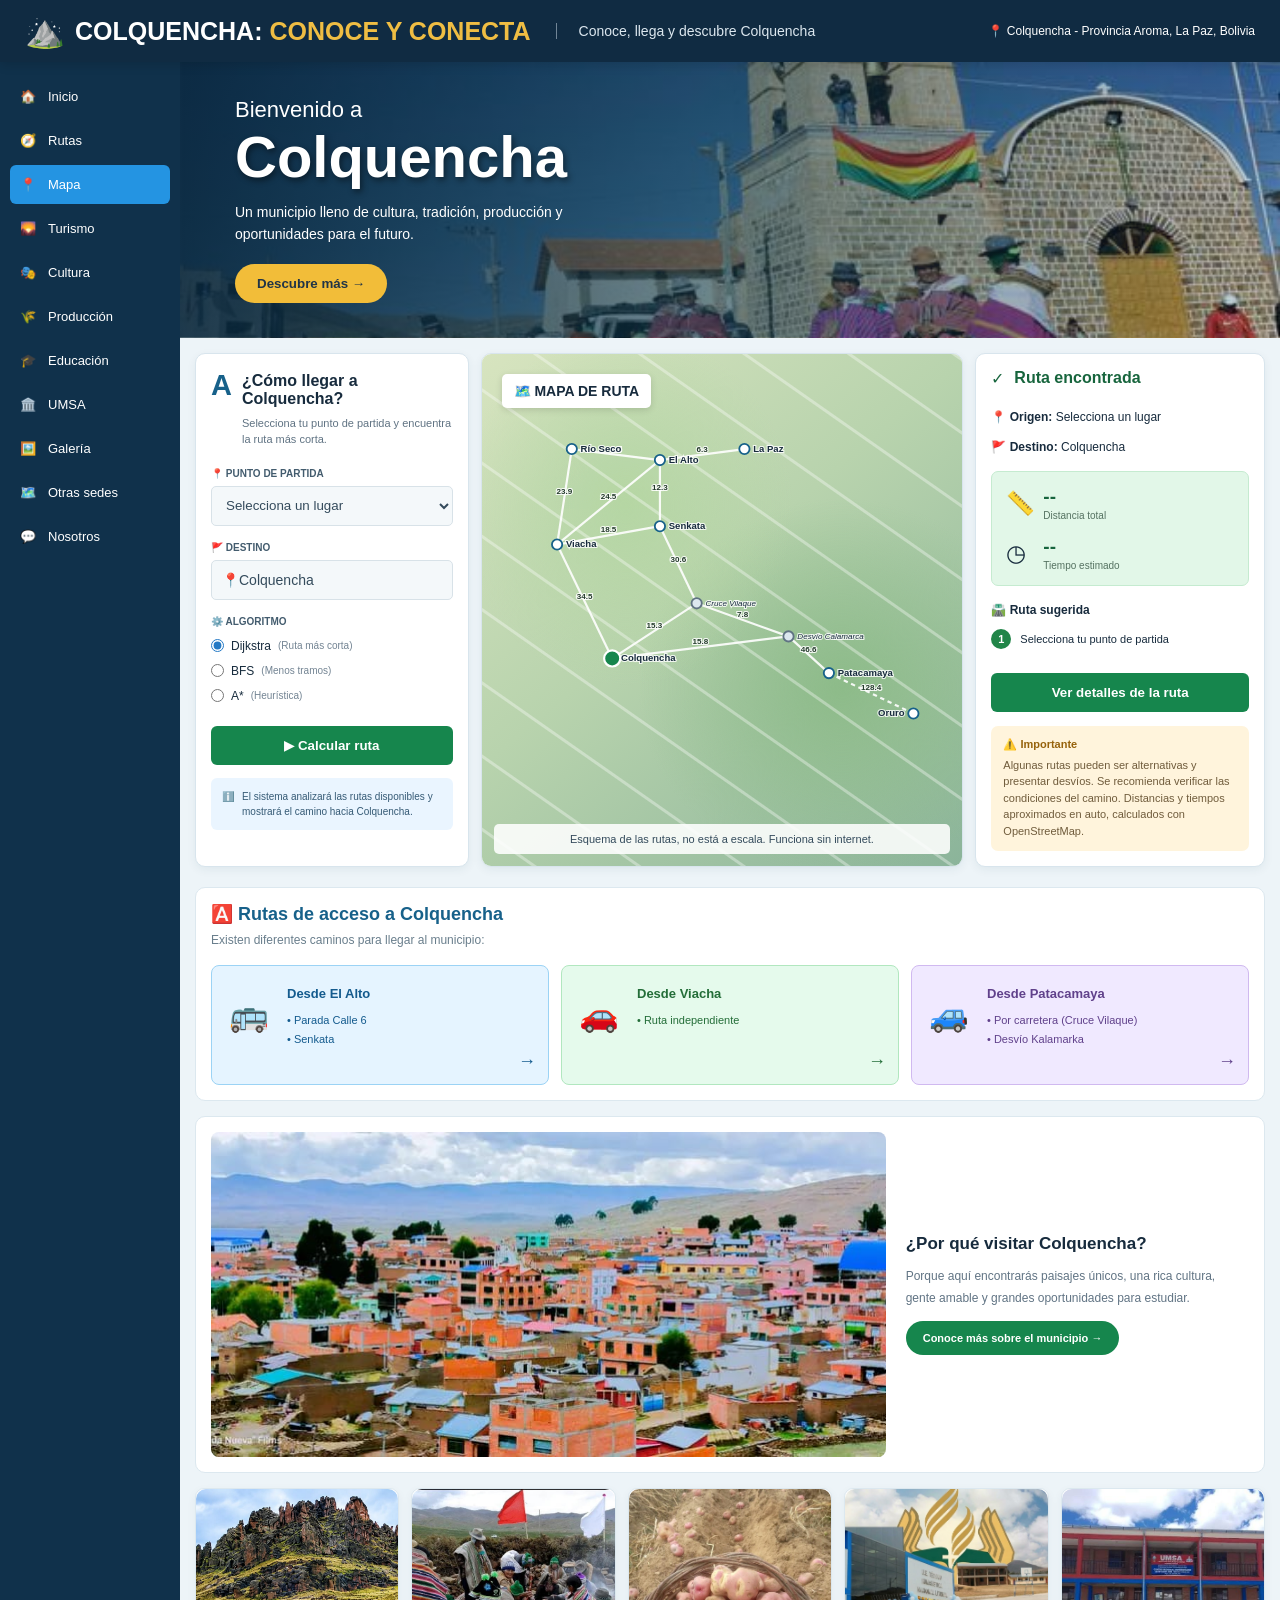
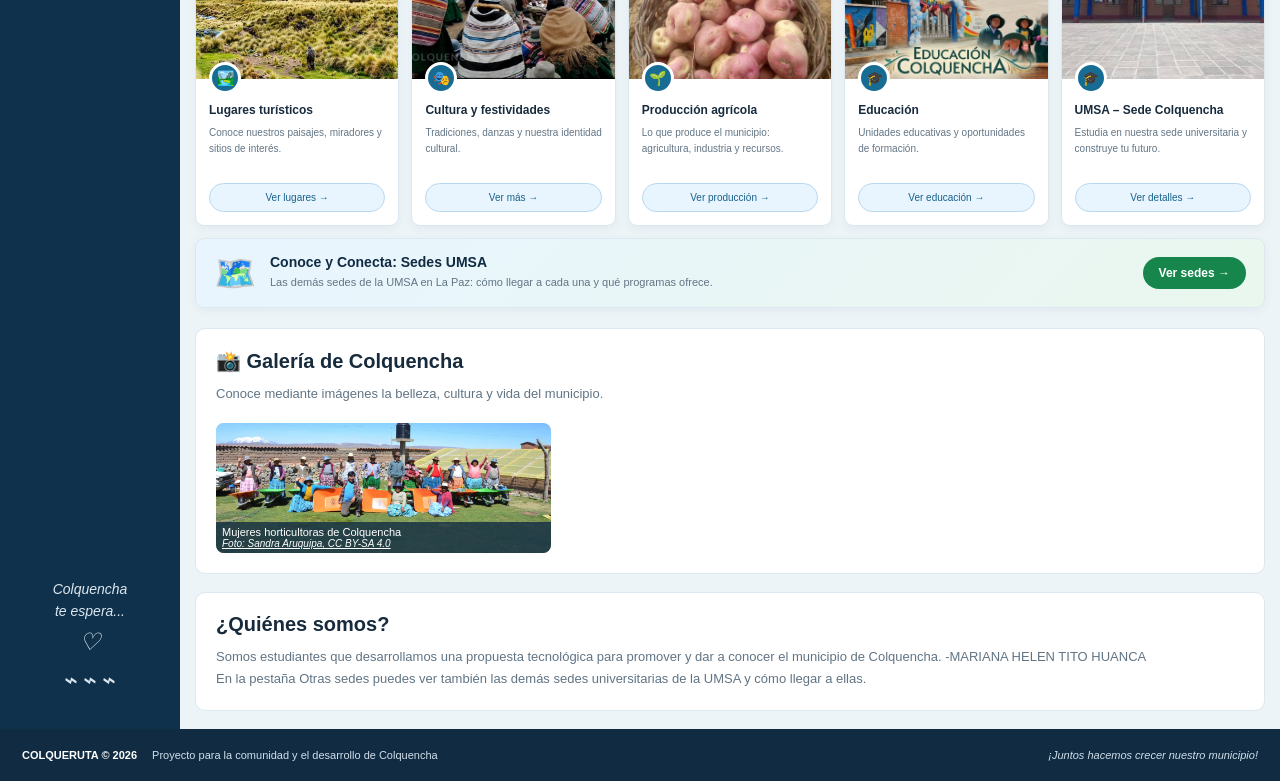
<file: index.html>
<!DOCTYPE html>
<html lang="es">
<head>
    <meta charset="UTF-8">
    <meta name="viewport" content="width=device-width, initial-scale=1.0">

    <title>Colquencha - Conoce y Conecta</title>

    <link rel="stylesheet" href="estilo.css">
</head>

<body>

    <!-- BARRA SUPERIOR -->
    <header class="topbar">

        <a class="logo" href="index.html">
            <span class="logo-icon">⛰️</span>
            <span>COLQUENCHA: <span>CONOCE Y CONECTA</span></span>
        </a>

        <div class="slogan">
            Conoce, llega y descubre Colquencha
        </div>

        <div class="top-icons">
            <span>📍 <span class="nombre-sede">Colquencha</span> - <span id="ubicacion">La Paz</span>, Bolivia</span>
        </div>

    </header>


    <!-- BARRA DE SEDES: solo en las páginas de las otras sedes (pestaña "Otras sedes").
         La llena script.js con SEDES de sedes.js -->
    <nav class="sedes-barra" id="sedesBarra" aria-label="Otras sedes de la UMSA" hidden></nav>


    <!-- CONTENEDOR PRINCIPAL -->
    <div class="layout">


        <!-- MENÚ LATERAL -->
        <aside class="sidebar">

            <nav>

                <!-- Solo en las páginas de las otras sedes -->
                <a href="otras-sedes.html" class="volver" id="volverSedes" hidden>
                    ← <span>Volver a otras sedes</span>
                </a>

                <a href="#inicio" class="menu-activo">
                    🏠 <span>Inicio</span>
                </a>

                <a href="#rutas">
                    🧭 <span>Rutas</span>
                </a>

                <a href="#mapa">
                    📍 <span>Mapa</span>
                </a>

                <a href="#turismo">
                    🌄 <span>Turismo</span>
                </a>

                <a href="#cultura">
                    🎭 <span>Cultura</span>
                </a>

                <a href="#produccion">
                    🌾 <span>Producción</span>
                </a>

                <a href="#educacion">
                    🎓 <span>Educación</span>
                </a>

                <a href="#umsa">
                    🏛️ <span>UMSA</span>
                </a>

                <a href="#galeria">
                    🖼️ <span>Galería</span>
                </a>

                <a href="otras-sedes.html" class="pestana-sedes">
                    🗺️ <span>Otras sedes</span>
                </a>

                <a href="#nosotros" id="enlaceNosotros">
                    💬 <span>Nosotros</span>
                </a>

            </nav>


            <div class="sidebar-frase">
                <p><span class="nombre-sede">Colquencha</span><br>
                te espera...</p>

                <div>♡</div>
                <div class="montana">⌁⌁⌁</div>
            </div>

        </aside>


        <!-- CONTENIDO -->
        <main class="contenido">


            <!-- SEDE SIN DATOS TODAVÍA: se muestra en lugar de todo lo demás -->
            <section id="proximamente" class="proximamente" hidden>
                <h1 class="nombre-sede"></h1>
                <p id="proximamenteTexto"></p>
                <div id="proximamenteProgramas"></div>
                <p>
                    Esta sede todavía no tiene sus rutas. Mientras tanto, conoce
                    <a href="index.html">Colquencha</a> o las otras sedes de la UMSA.
                </p>
                <a class="boton" href="otras-sedes.html">← Ver otras sedes</a>
            </section>


            <div id="contenidoSede">


            <!-- HERO -->
            <section id="inicio" class="hero">

                <div class="hero-text">

                    <p>Bienvenido a</p>

                    <h1 class="nombre-sede">Colquencha</h1>

                    <span id="lema"></span>

                    <small class="hero-prototipo" id="sedeUmsa"></small>

                    <button>
                        Descubre más →
                    </button>

                </div>

            </section>


            <!-- SECCIÓN DE RUTAS -->
            <section id="rutas" class="rutas-section">

                <div class="ruta-panel">

                    <div class="titulo-seccion">
                        <strong>A</strong>

                        <div>
                            <h2>¿Cómo llegar a <span class="nombre-sede">Colquencha</span>?</h2>

                            <p>
                                Selecciona tu punto de partida y encuentra
                                la ruta más corta.
                            </p>
                        </div>
                    </div>


                    <!-- PUNTO DE PARTIDA -->
                    <label>📍 PUNTO DE PARTIDA</label>

                    <select id="origen">

                        <option value="">
                            Selecciona un lugar
                        </option>

                        <!-- Las demás opciones las agrega script.js desde datos.js -->

                    </select>


                    <!-- DESTINO -->
                    <label>🚩 DESTINO</label>

                    <div class="destino">
                        📍 <span class="nombre-sede">Colquencha</span>
                    </div>


                    <!-- ALGORITMO -->
                    <label>⚙️ ALGORITMO</label>

                    <div class="algoritmos">

                        <label>
                            <input
                                type="radio"
                                name="algoritmo"
                                value="dijkstra"
                                checked
                            >
                            Dijkstra
                            <small>(Ruta más corta)</small>
                        </label>

                        <label>
                            <input
                                type="radio"
                                name="algoritmo"
                                value="bfs"
                            >
                            BFS
                            <small>(Menos tramos)</small>
                        </label>

                        <label>
                            <input
                                type="radio"
                                name="algoritmo"
                                value="aestrella"
                            >
                            A*
                            <small>(Heurística)</small>
                        </label>

                    </div>


                    <!-- BOTÓN -->
                    <button class="boton calcular">
                        ▶ Calcular ruta
                    </button>


                    <div class="info-ruta">
                        ℹ️
                        <span>
                            El sistema analizará las rutas disponibles
                            y mostrará el camino hacia <span class="nombre-sede">Colquencha</span>.
                        </span>
                    </div>

                </div>


                <!-- MAPA -->
                <div class="mapa-container" id="mapa">

                    <div class="mapa-placeholder">

                        <div class="mapa-titulo">
                            🗺️ MAPA DE RUTA
                        </div>

                        <!-- Lo dibuja script.js con las posiciones de datos.js -->
                        <svg id="mapaRuta" viewBox="0 0 600 420" role="img"
                             aria-label="Mapa simplificado de las rutas hacia la sede"></svg>

                        <div class="mapa-mensaje">
                            Esquema de las rutas, no está a escala. Funciona sin internet.
                        </div>

                    </div>

                </div>


                <!-- RESULTADO -->
                <div class="resultado-panel">

                    <div class="resultado-titulo">
                        ✓ <strong>Ruta encontrada</strong>
                    </div>

                    <div id="resultadoRuta">

                        <p id="textoOrigen">
                            📍 <b>Origen:</b>
                            Selecciona un lugar
                        </p>

                        <p>
                            🚩 <b>Destino:</b>
                            <span class="nombre-sede">Colquencha</span>
                        </p>

                        <div class="estadisticas">

                            <div>
                                <span>📏</span>
                                <b id="distancia">--</b>
                                <small>Distancia total</small>
                            </div>

                            <div>
                                <span>◷</span>
                                <b id="tiempo">--</b>
                                <small>Tiempo estimado</small>
                            </div>

                        </div>


                        <h4>🛣️ Ruta sugerida</h4>

                        <ol id="rutaPasos">

                            <li>
                                Selecciona tu punto de partida
                            </li>

                        </ol>

                        <p id="notaAlgoritmo" class="nota-algoritmo"></p>

                    </div>


                    <button class="boton detalles">
                        Ver detalles de la ruta
                    </button>

                    <div id="detalleRuta" class="detalle-ruta" hidden></div>


                    <div class="importante">

                        ⚠️ <b>Importante</b>

                        <p>
                            Algunas rutas pueden ser alternativas
                            y presentar desvíos. Se recomienda
                            verificar las condiciones del camino.
                            Distancias y tiempos aproximados en auto,
                            calculados con OpenStreetMap.
                        </p>

                    </div>

                </div>

            </section>


            <!-- RUTAS DE ACCESO -->
            <section class="accesos">

                <div class="titulo-general">

                    <h2>🅰️ Rutas de acceso a <span class="nombre-sede">Colquencha</span></h2>

                    <p>
                        Existen diferentes caminos para llegar
                        al municipio:
                    </p>

                </div>


                <!-- Las tarjetas las arma script.js con "accesos" de los datos de la sede -->
                <div class="acceso-grid" id="accesos"></div>

            </section>


            <!-- POR QUÉ VISITAR -->
            <section class="visitar">

                <div class="visitar-imagen">
                    <img src="img/colquencha/porquevisitarcolquencha.jpeg" alt="Paisaje del municipio" id="imagenVisitar">
                </div>

                <div class="visitar-texto">

                    <h2>¿Por qué visitar <span class="nombre-sede">Colquencha</span>?</h2>

                    <p>
                        Porque aquí encontrarás paisajes únicos,
                        una rica cultura, gente amable y grandes
                        oportunidades para estudiar.
                    </p>

                    <button>
                        Conoce más sobre el municipio →
                    </button>

                </div>

            </section>


            <!-- TARJETAS -->
            <section class="categorias">


                <!-- TURISMO -->
                <article id="turismo" class="categoria-card">

                    <div class="categoria-imagen turismo-img">
                        <img src="img/colquencha/ciudaddepiedra1.jpeg" alt="Lugar turístico del municipio" id="imagenTurismo">
                    </div>

                    <div class="categoria-contenido">

                        <div class="icono-categoria">
                            🏞️
                        </div>

                        <h3>Lugares turísticos</h3>

                        <p>
                            Conoce nuestros paisajes,
                            miradores y sitios de interés.
                        </p>

                        <button onclick="window.location.href='lugaresturisticos.html'">
                            Ver lugares →
                        </button>

                    </div>

                </article>


                <!-- CULTURA -->
                <article id="cultura" class="categoria-card">

                    <div class="categoria-imagen cultura-img">
                        <img src="img/colquencha/cultur2.jpeg" alt="festividades de Colquencha" id="imagenCultura">
                    </div>

                    <div class="categoria-contenido">

                        <div class="icono-categoria">
                            🎭
                        </div>

                        <h3>Cultura y festividades</h3>

                        <p>
                            Tradiciones, danzas y nuestra
                            identidad cultural.
                        </p>

                        <button  onclick="window.location.href='cultura.html'">
                            Ver más →
                        </button>

                    </div>

                </article>


                <!-- PRODUCCIÓN -->
                <article id="produccion" class="categoria-card">

                    <div class="categoria-imagen produccion-img">
                         <img src="img/colquencha/papaagri1.jpeg" alt="festividades de Colquencha" id="imagenCultura">
                    </div>

                    <div class="categoria-contenido">

                        <div class="icono-categoria">
                            🌱
                        </div>

                        <h3>Producción agrícola</h3>

                        <p>
                            Lo que produce el municipio:
                            agricultura, industria y recursos.
                        </p>

                        <button onclick="window.location.href='produccion.html'">
                            Ver producción →
                        </button>

                    </div>

                </article>


                <!-- EDUCACIÓN -->
                <article id="educacion" class="categoria-card">

                    <div class="categoria-imagen educacion-img">
                        <img src="img/colquencha/educacol.jpeg" alt="festividades de Colquencha" id="imagenCultura">
                    </div>

                    <div class="categoria-contenido">

                        <div class="icono-categoria">
                            🎓
                        </div>

                        <h3>Educación</h3>

                        <p>
                            Unidades educativas y
                            oportunidades de formación.
                        </p>

                        <button onclick="window.location.href='educacion.html'">
                            Ver educación →
                        </button>

                    </div>

                </article>


                <!-- UMSA -->
                <article id="umsa" class="categoria-card">

                    <div class="categoria-imagen umsa-img">
                        <img src="img/colquencha/umsa1.jpeg" alt="festividades de Colquencha" id="imagenCultura">
                    </div>

                    <div class="categoria-contenido">

                        <div class="icono-categoria">
                            🎓
                        </div>

                        <h3>UMSA – Sede <span class="nombre-sede">Colquencha</span></h3>

                        <p>
                            Estudia en nuestra sede
                            universitaria y construye tu futuro.
                        </p>

                        <button onclick="window.location.href='UMSACO.html'">
                            Ver detalles →
                        </button>

                    </div>

                </article>


                <!-- ENLACE A LAS OTRAS SEDES (pedido del grupo): una tarjeta ancha, debajo de las demás -->
                <article class="categoria-card enlace-sedes">

                    <a href="otras-sedes.html">

                        <span class="enlace-sedes-icono">🗺️</span>

                        <div class="enlace-sedes-texto">
                            <h3>Conoce y Conecta: Sedes UMSA</h3>
                            <p>
                                Las demás sedes de la UMSA en La Paz: cómo llegar
                                a cada una y qué programas ofrece.
                            </p>
                        </div>

                        <span class="enlace-sedes-boton">Ver sedes →</span>

                    </a>

                </article>


            </section>


            <!-- GALERÍA -->
            <section id="galeria" class="galeria">

                <h2>📸 Galería de <span class="nombre-sede">Colquencha</span></h2>

                <p>
                    Conoce mediante imágenes la belleza,
                    cultura y vida del municipio.
                </p>

                <!-- Las fotos las arma script.js con "galeria" de los datos de la sede -->
                <div class="galeria-box" id="galeriaFotos"></div>

            </section>


            <!-- NOSOTROS (solo en la página de Colquencha) -->
            <section id="nosotros" class="nosotros">

                <h2>¿Quiénes somos?</h2>

                <p>
                    Somos estudiantes que desarrollamos
                    una propuesta tecnológica para promover
                    y dar a conocer el municipio de Colquencha.
                    -MARIANA HELEN TITO HUANCA
                </p>

                <p>
                    En la pestaña <a href="otras-sedes.html">Otras sedes</a> puedes
                    ver también las demás sedes universitarias de la UMSA y cómo llegar a ellas.
                </p>

            </section>


            </div>


        </main>

    </div>


    <!-- PIE DE PÁGINA -->
    <footer>

        <strong>COLQUERUTA © 2026</strong>

        <span>
            Proyecto para la comunidad y el desarrollo de Colquencha
        </span>

        <i>
            ¡Juntos hacemos crecer nuestro municipio!
        </i>

    </footer>


    <!-- Primero la lista de sedes, después los datos de cada sede: Colquencha y las de la pestaña "Otras sedes" -->
    <script src="sedes.js"></script>
    <script src="sedes/colquencha.js"></script>
    <script src="sedes/san-buenaventura.js"></script>
    <script src="sedes/sapecho.js"></script>
    <script src="sedes/ixiamas.js"></script>
    <script src="sedes/apolo.js"></script>
    <script src="sedes/patacamaya.js"></script>
    <script src="sedes/quime.js"></script>
    <script src="sedes/inquisivi.js"></script>
    <script src="sedes/sica-sica.js"></script>
    <script src="sedes/chulumani.js"></script>
    <script src="sedes/caranavi.js"></script>
    <script src="sedes/coripata.js"></script>
    <script src="sedes/cajuata.js"></script>
    <script src="sedes/achacachi.js"></script>
    <script src="sedes/pillapi.js"></script>
    <script src="sedes/viacha.js"></script>
    <script src="sedes/puerto-acosta.js"></script>
    <script src="algoritmos.js"></script>
    <script src="script.js"></script>

</body>
</html>
</file>
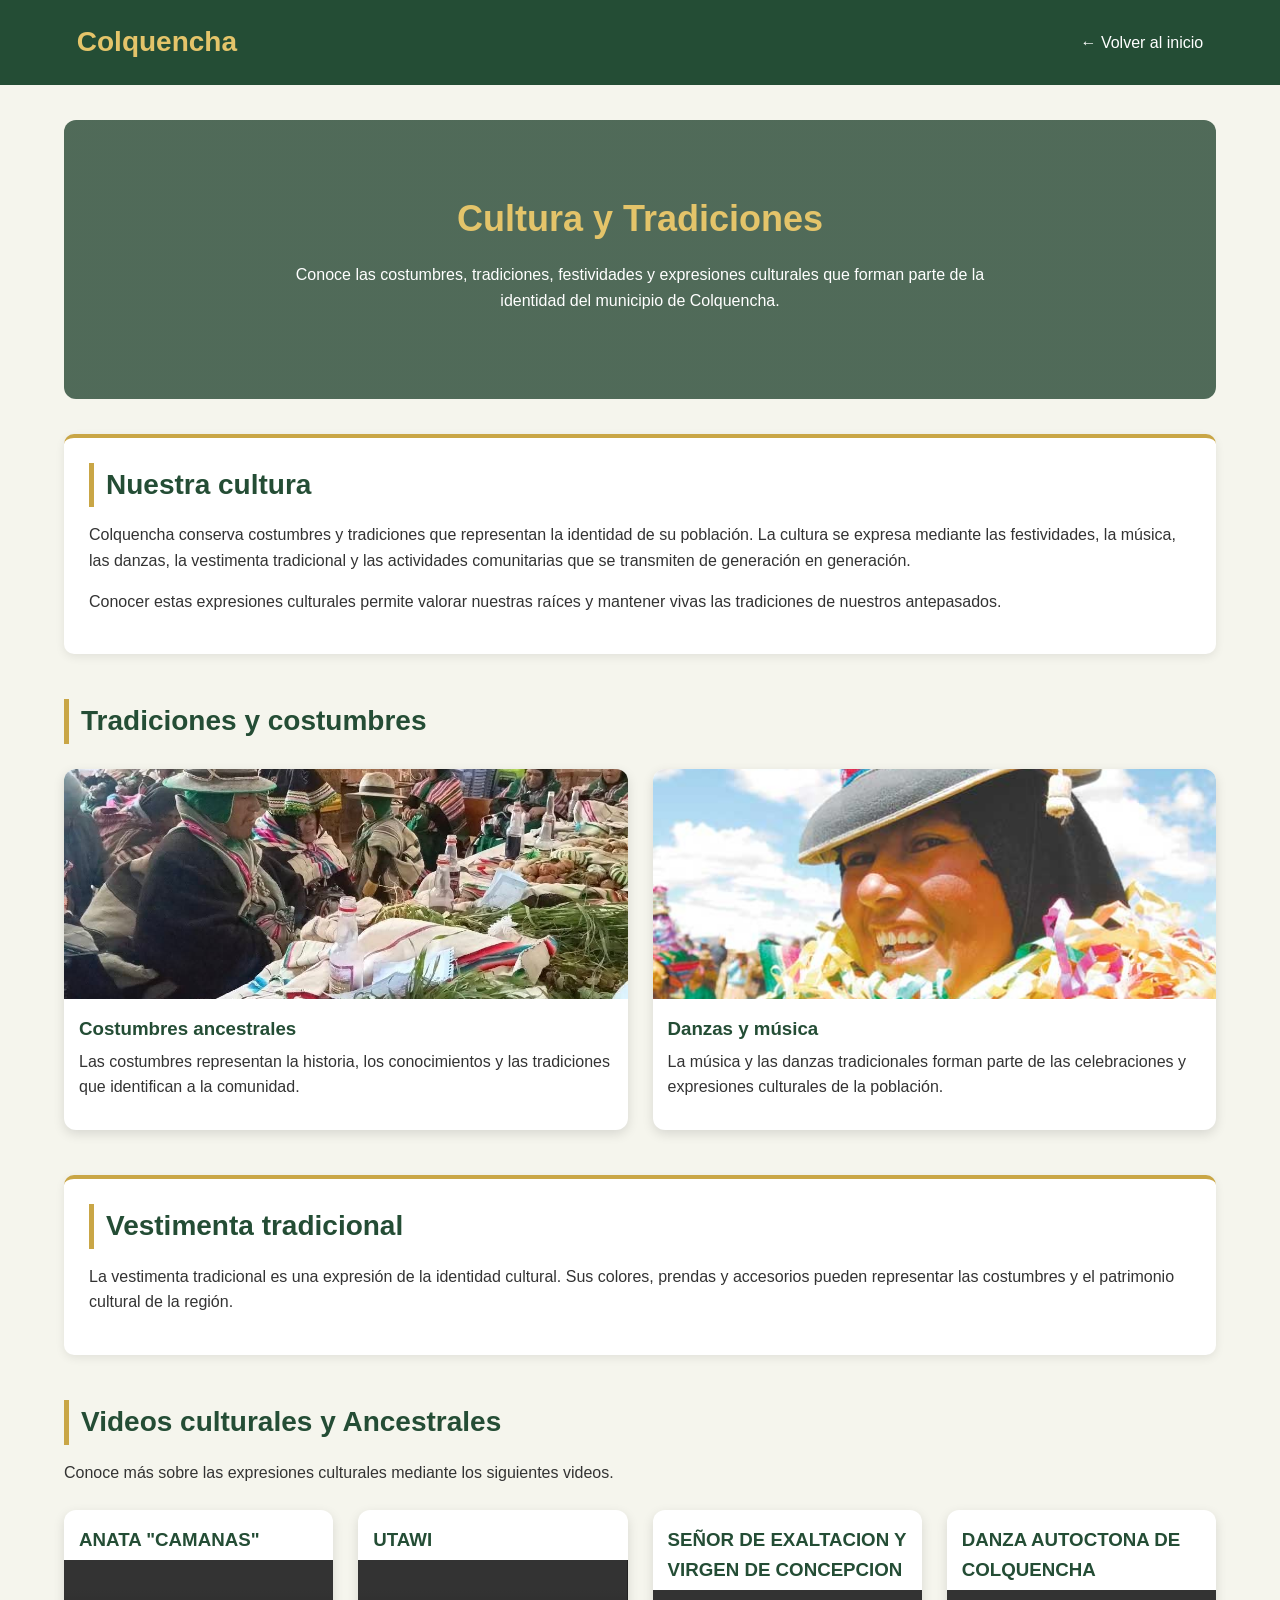
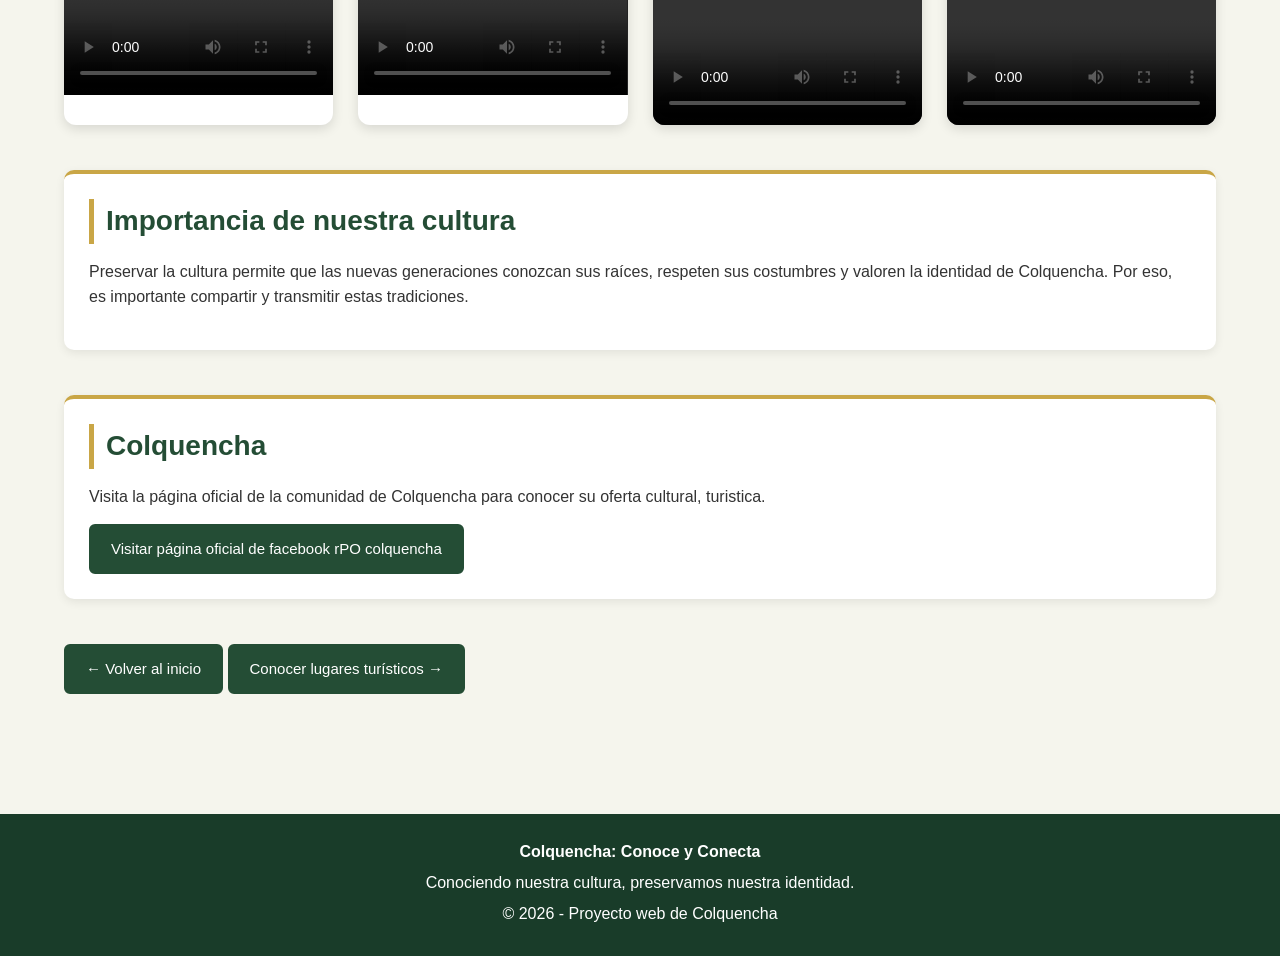
<file: cultura.html>
<!DOCTYPE html>
<html lang="es">
<head>
    <meta charset="UTF-8">
    <meta name="viewport" content="width=device-width, initial-scale=1.0">

    <title>Cultura de Colquencha | Conoce y Conecta</title>

    <link rel="stylesheet" href="secciones.css">
</head>

<body>

    <!-- ENCABEZADO -->
    <header>
        <h1>Colquencha</h1>

        <nav>
            <a href="index.html">← Volver al inicio</a>
        </nav>
    </header>

    <main>

        <!-- PORTADA -->
        <section class="hero">
            <h2>Cultura y Tradiciones</h2>

            <p>
                Conoce las costumbres, tradiciones, festividades y
                expresiones culturales que forman parte de la identidad
                del municipio de Colquencha.
            </p>
        </section>

        <!-- INTRODUCCIÓN -->
        <section class="info">
            <h2>Nuestra cultura</h2>

            <p>
                Colquencha conserva costumbres y tradiciones que
                representan la identidad de su población. La cultura
                se expresa mediante las festividades, la música, las
                danzas, la vestimenta tradicional y las actividades
                comunitarias que se transmiten de generación en generación.
            </p>

            <p>
                Conocer estas expresiones culturales permite valorar
                nuestras raíces y mantener vivas las tradiciones de
                nuestros antepasados.
            </p>
        </section>

        <!-- TRADICIONES -->
        <section>
            <h2>Tradiciones y costumbres</h2>

            <div class="galeria">

                <article class="tarjeta">
                    <img src="img/colquencha/costumbresancestrales.jpeg"
                         alt="Tradiciones culturales de Colquencha">

                    <h3>Costumbres ancestrales</h3>

                    <p>
                        Las costumbres representan la historia,
                        los conocimientos y las tradiciones
                        que identifican a la comunidad.
                    </p>
                </article>

                <article class="tarjeta">
                    <img src="img/colquencha/danzaymusica.jpeg"
                         alt="Danzas y expresiones culturales">

                    <h3>Danzas y música</h3>

                    <p>
                        La música y las danzas tradicionales
                        forman parte de las celebraciones y
                        expresiones culturales de la población.
                    </p>
                </article>

                

            </div>
        </section>

        <!-- VESTIMENTA -->
        <section class="info">
            <h2>Vestimenta tradicional</h2>

            <p>
                La vestimenta tradicional es una expresión de la
                identidad cultural. Sus colores, prendas y accesorios
                pueden representar las costumbres y el patrimonio
                cultural de la región.
            </p>
        </section>

       

            </div>
        </section>

        <!-- VIDEOS -->
        <section>
            <h2>Videos culturales y Ancestrales</h2>

            <p>
                Conoce más sobre las expresiones culturales
                mediante los siguientes videos.
            </p>

            <div class="videos">

                <article class="video-card">
                    <h3>ANATA "CAMANAS"</h3>

                    <video controls>
                        <source src="videos/colquencha/col3.mp4"
                                type="video/mp4">

                        Tu navegador no puede reproducir este video.
                    </video>
                </article>
                <article class="video-card">
                    <h3>UTAWI</h3>

                    <video controls>
                        <source src="videos/colquencha/col2.mp4"
                                type="video/mp4">

                        Tu navegador no puede reproducir este video.
                    </video>
                </article>
                <article class="video-card">
                    <h3>SEÑOR DE EXALTACION Y VIRGEN DE CONCEPCION</h3>

                    <video controls>
                        <source src="videos/colquencha/14deseptiembre.mp4"
                                type="video/mp4">

                        Tu navegador no puede reproducir este video.
                    </video>
                </article>

                <article class="video-card">
                    <h3>DANZA AUTOCTONA DE COLQUENCHA</h3>

                    <video controls>
                        <source src="videos/colquencha/danzaautoctona.mp4"
                                type="video/mp4">

                        Tu navegador no puede reproducir este video.
                    </video>
                </article>

            </div>
        </section>

        <!-- IMPORTANCIA -->
        <section class="info">
            <h2>Importancia de nuestra cultura</h2>

            <p>
                Preservar la cultura permite que las nuevas generaciones
                conozcan sus raíces, respeten sus costumbres y valoren
                la identidad de Colquencha. Por eso, es importante
                compartir y transmitir estas tradiciones.
            </p>
        </section>
         <section class="info">
        <h2>Colquencha</h2>

        <p>
            Visita la página oficial de la comunidad de Colquencha
            para conocer su oferta cultural, turistica.
        </p>

        <a href="https://www.facebook.com/share/1C3pCoPqX8/"
           target="_blank"
           rel="noopener noreferrer"
           class="btn">
            Visitar página oficial de facebook rPO colquencha
        </a>
       
    </section>


        <!-- BOTONES -->
        <section>
            <a href="index.html" class="btn">
                ← Volver al inicio
            </a>

            <a href="turismo.html" class="btn">
                Conocer lugares turísticos →
            </a>
        </section>

    </main>

    <!-- PIE DE PÁGINA -->
    <footer>
        <p><strong>Colquencha: Conoce y Conecta</strong></p>

        <p>
            Conociendo nuestra cultura, preservamos nuestra identidad.
        </p>

        <p>© 2026 - Proyecto web de Colquencha</p>
    </footer>

</body>
</html>
</file>
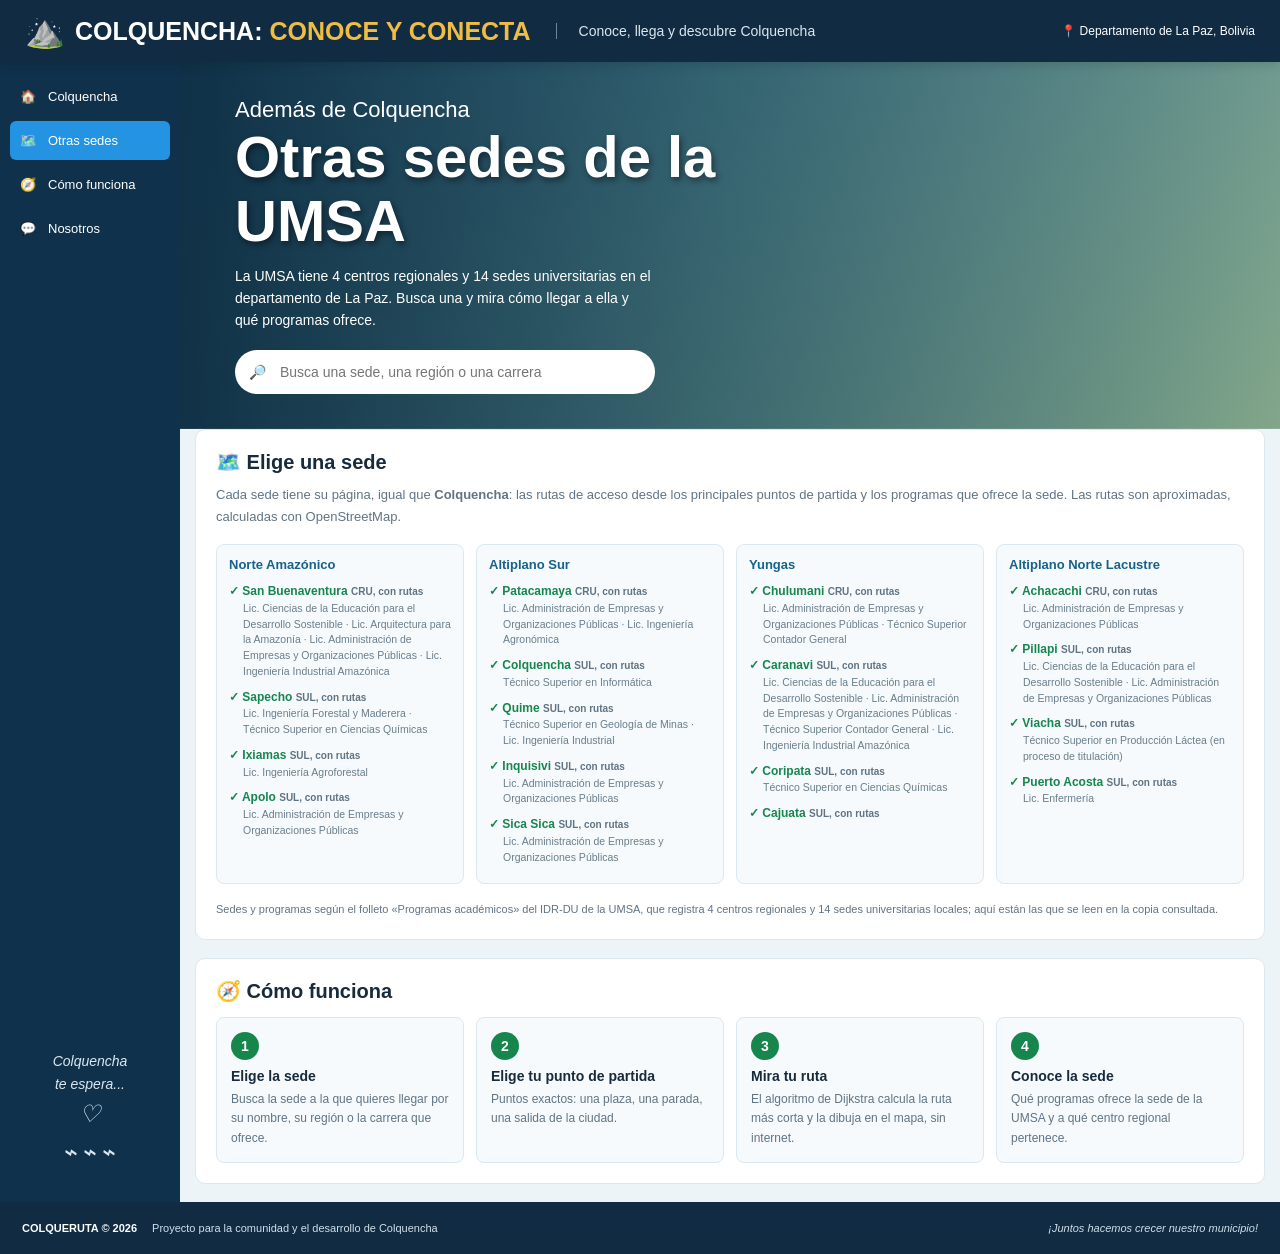
<file: otras-sedes.html>
<!DOCTYPE html>
<html lang="es">
<head>
    <meta charset="UTF-8">
    <meta name="viewport" content="width=device-width, initial-scale=1.0">

    <title>Otras sedes - Colquencha: Conoce y Conecta</title>

    <link rel="stylesheet" href="estilo.css">
</head>

<body class="inicio">

    <!-- BARRA SUPERIOR -->
    <header class="topbar">

        <a class="logo" href="index.html">
            <span class="logo-icon">⛰️</span>
            <span>COLQUENCHA: <span>CONOCE Y CONECTA</span></span>
        </a>

        <div class="slogan">
            Conoce, llega y descubre Colquencha
        </div>

        <div class="top-icons">
            <span>📍 Departamento de La Paz, Bolivia</span>
        </div>

    </header>


    <!-- CONTENEDOR PRINCIPAL -->
    <div class="layout">


        <!-- MENÚ LATERAL -->
        <aside class="sidebar">

            <nav>

                <a href="index.html">
                    🏠 <span>Colquencha</span>
                </a>

                <a href="#inicio" class="menu-activo">
                    🗺️ <span>Otras sedes</span>
                </a>

                <a href="#como">
                    🧭 <span>Cómo funciona</span>
                </a>

                <a href="index.html#nosotros">
                    💬 <span>Nosotros</span>
                </a>

            </nav>


            <div class="sidebar-frase">
                <p>Colquencha<br>
                te espera...</p>

                <div>♡</div>
                <div class="montana">⌁⌁⌁</div>
            </div>

        </aside>


        <!-- CONTENIDO -->
        <main class="contenido">


            <!-- HERO -->
            <section id="inicio" class="hero hero-inicio">

                <div class="hero-text">

                    <p>Además de Colquencha</p>

                    <h1>Otras sedes de la UMSA</h1>

                    <span>
                        La UMSA tiene 4 centros regionales y 14 sedes universitarias
                        en el departamento de La Paz. Busca una y mira cómo llegar
                        a ella y qué programas ofrece.
                    </span>

                    <label class="buscador" for="buscarSede">
                        🔎
                        <input id="buscarSede" type="search"
                               placeholder="Busca una sede, una región o una carrera">
                    </label>

                </div>

            </section>


            <!-- LAS SEDES: las tarjetas las arma inicio.js con SEDES de sedes.js -->
            <section id="sedes" class="sedes">

                <h2>🗺️ Elige una sede</h2>

                <p>
                    Cada sede tiene su página, igual que <a href="index.html"><b>Colquencha</b></a>:
                    las rutas de acceso desde los principales puntos de partida y los
                    programas que ofrece la sede. Las rutas son aproximadas, calculadas
                    con OpenStreetMap.
                </p>

                <p id="sinResultados" class="sin-resultados" hidden>
                    No hay ninguna sede con ese nombre.
                </p>

                <div id="sedesRegiones" class="sedes-regiones"></div>

                <p class="sedes-fuente">
                    Sedes y programas según el folleto «Programas académicos» del IDR-DU de la UMSA,
                    que registra 4 centros regionales y 14 sedes universitarias locales; aquí están
                    las que se leen en la copia consultada.
                </p>

            </section>


            <!-- CÓMO FUNCIONA -->
            <section id="como" class="como">

                <h2>🧭 Cómo funciona</h2>

                <div class="pasos-como">

                    <div>
                        <b>1</b>
                        <h3>Elige la sede</h3>
                        <p>Busca la sede a la que quieres llegar por su nombre, su región o la carrera que ofrece.</p>
                    </div>

                    <div>
                        <b>2</b>
                        <h3>Elige tu punto de partida</h3>
                        <p>Puntos exactos: una plaza, una parada, una salida de la ciudad.</p>
                    </div>

                    <div>
                        <b>3</b>
                        <h3>Mira tu ruta</h3>
                        <p>El algoritmo de Dijkstra calcula la ruta más corta y la dibuja en el mapa, sin internet.</p>
                    </div>

                    <div>
                        <b>4</b>
                        <h3>Conoce la sede</h3>
                        <p>Qué programas ofrece la sede de la UMSA y a qué centro regional pertenece.</p>
                    </div>

                </div>

            </section>


        </main>

    </div>


    <!-- PIE DE PÁGINA -->
    <footer>

        <strong>COLQUERUTA © 2026</strong>

        <span>
            Proyecto para la comunidad y el desarrollo de Colquencha
        </span>

        <i>
            ¡Juntos hacemos crecer nuestro municipio!
        </i>

    </footer>


    <script src="sedes.js"></script>
    <script src="otras-sedes.js"></script>

</body>
</html>
</file>
<file: estilo.css>
/* ==============================
   1. CONFIGURACIÓN GENERAL
============================== */

* {
    margin: 0;
    padding: 0;
    box-sizing: border-box;
}

html {
    scroll-behavior: smooth;
    scroll-padding-top: 80px;
}

body {
    font-family: Arial, Helvetica, sans-serif;
    background: #edf4f8;
    color: #172b3d;
    font-size: 14px;
}

button,
select {
    font-family: inherit;
}

button {
    cursor: pointer;
    transition: 0.3s;
}

button:hover {
    filter: brightness(1.08);
    transform: translateY(-2px);
}

a {
    text-decoration: none;
    color: inherit;
}

/* ==============================
   2. BARRA SUPERIOR
============================== */

.topbar {
    height: 62px;
    width: 100%;
    background: #102b42;
    color: white;
    display: flex;
    align-items: center;
    padding: 0 25px;
    gap: 25px;
    position: sticky;
    top: 0;
    z-index: 1000;
    box-shadow: 0 3px 10px #0002;
}

.logo {
    display: flex;
    align-items: center;
    gap: 10px;
    font-size: 25px;
    font-weight: bold;
    white-space: nowrap;
}

.logo-icon {
    font-size: 32px;
}

.logo > span:last-child > span {
    color: #efbd43;
}

.slogan {
    border-left: 1px solid #718596;
    padding-left: 22px;
    color: #dce7ef;
    font-size: 14px;
}

.top-icons {
    margin-left: auto;
    display: flex;
    align-items: center;
    gap: 18px;
    font-size: 12px;
    white-space: nowrap;
}

/* ==============================
   3. DISTRIBUCIÓN PRINCIPAL
============================== */

.layout {
    display: flex;
    min-height: 100vh;
    align-items: stretch;
}

/* ==============================
   4. MENÚ LATERAL
============================== */

.sidebar {
    width: 180px;
    flex-shrink: 0;
    background: #10314b;
    color: white;
    display: flex;
    flex-direction: column;
    justify-content: space-between;
    padding: 15px 10px;
}

.sidebar nav {
    display: flex;
    flex-direction: column;
    gap: 5px;
}

.sidebar nav a {
    display: flex;
    align-items: center;
    gap: 12px;
    padding: 12px 10px;
    border-radius: 6px;
    font-size: 13px;
    transition: 0.25s;
}

.sidebar nav a:hover,
.sidebar nav a.menu-activo {
    background: #2494e2;
    color: white;
}

.sidebar-frase {
    text-align: center;
    padding: 30px 0 15px;
    color: #dce7ef;
    font-style: italic;
    line-height: 1.6;
}

.sidebar-frase div {
    font-size: 24px;
}

.montana {
    letter-spacing: 5px;
}

/* ==============================
   5. CONTENIDO
============================== */

.contenido {
    flex: 1;
    min-width: 0;
    overflow: hidden;
}

/* ==============================
   6. BANNER PRINCIPAL
============================== */

.hero {
    min-height: 245px;
    display: flex;
    align-items: center;
    padding: 35px 5%;
    color: white;
    background:
        linear-gradient(90deg, #09273ce8, #103a4d99, #102b4230),
        linear-gradient(140deg, #4f8fb0, #9cc39a);
    background-size: cover;
    background-position: center;
}

.hero-text {
    max-width: 570px;
}

.hero-text > p {
    font-size: 22px;
    margin-bottom: 2px;
}

.hero h1 {
    font-size: clamp(38px, 5vw, 58px);
    line-height: 1.1;
    margin-bottom: 12px;
    text-shadow: 2px 3px 6px #0007;
}

.hero-text > span {
    display: block;
    max-width: 420px;
    line-height: 1.6;
    font-size: 14px;
}

.hero button {
    background: #f2bd39;
    color: #203447;
    border: none;
    border-radius: 25px;
    padding: 12px 22px;
    margin-top: 18px;
    font-weight: bold;
}

/* ==============================
   7. SECCIÓN DE RUTAS
============================== */

.rutas-section {
    display: grid;
    grid-template-columns: minmax(220px, 0.85fr)
                           minmax(250px, 1.5fr)
                           minmax(220px, 0.9fr);
    gap: 12px;
    padding: 15px;
    align-items: stretch;
}

.ruta-panel,
.resultado-panel,
.mapa-container {
    background: white;
    border: 1px solid #d8e5ed;
    border-radius: 10px;
    box-shadow: 0 3px 10px #173b5410;
    min-width: 0;
}

.ruta-panel {
    padding: 15px;
}

.titulo-seccion {
    display: flex;
    align-items: flex-start;
    gap: 10px;
    margin-bottom: 20px;
}

.titulo-seccion strong,
.titulo-general > h2:first-child {
    color: #17618a;
}

.titulo-seccion strong {
    font-size: 29px;
}

.titulo-seccion h2 {
    font-size: 16px;
    margin: 3px 0 7px;
}

.titulo-seccion p {
    color: #607383;
    font-size: 11px;
    line-height: 1.5;
}

.ruta-panel > label {
    display: block;
    font-size: 10px;
    font-weight: bold;
    margin: 16px 0 7px;
    color: #435c6e;
}

.ruta-panel select,
.destino {
    width: 100%;
    min-height: 40px;
    padding: 10px;
    background: #f4f8fa;
    border: 1px solid #d8e2e8;
    border-radius: 5px;
    color: #344b5c;
}

.destino {
    display: flex;
    align-items: center;
}

.algoritmos {
    display: flex;
    flex-direction: column;
    gap: 11px;
    padding: 5px 0;
}

.algoritmos label {
    display: flex;
    align-items: center;
    gap: 7px;
    font-size: 12px;
    cursor: pointer;
}

.algoritmos input {
    accent-color: #2479c4;
}

.algoritmos small {
    color: #738493;
    font-size: 10px;
}

.boton {
    width: 100%;
    padding: 12px;
    border: none;
    border-radius: 6px;
    font-weight: bold;
}

.calcular {
    background: #16864d;
    color: white;
    margin-top: 18px;
}

.info-ruta {
    margin-top: 13px;
    background: #eaf5ff;
    color: #355a75;
    border-radius: 6px;
    padding: 11px;
    display: flex;
    gap: 8px;
    font-size: 10px;
    line-height: 1.5;
}

/* ==============================
   8. MAPA PROVISIONAL
============================== */

.mapa-container {
    overflow: hidden;
    min-height: 400px;
}

.mapa-placeholder {
    height: 100%;
    min-height: 400px;
    position: relative;
    overflow: hidden;
    padding: 20px;
    background:
        radial-gradient(ellipse at 30% 30%, #b5d6a4, transparent 35%),
        radial-gradient(ellipse at 75% 65%, #8dbb89, transparent 40%),
        linear-gradient(140deg, #d7e4bf, #b8d3ad 45%, #8bb49a);
}

.mapa-placeholder::before {
    content: "";
    position: absolute;
    inset: 0;
    opacity: 0.35;
    background-image:
        repeating-linear-gradient(
            35deg,
            transparent 0 28px,
            #ffffff 29px 31px,
            transparent 32px 60px
        );
}

.mapa-titulo {
    position: relative;
    z-index: 2;
    display: inline-block;
    background: white;
    padding: 9px 12px;
    border-radius: 5px;
    font-weight: bold;
    box-shadow: 0 2px 7px #0002;
}

.ruta-linea {
    position: absolute;
    top: 42%;
    left: 15%;
    width: 70%;
    height: 30%;
    display: flex;
    align-items: center;
}

.linea {
    position: absolute;
    width: 100%;
    height: 7px;
    background: #1878ed;
    border: 2px solid white;
    border-radius: 10px;
    transform: rotate(25deg);
    box-shadow: 0 1px 4px #0004;
}

.punto {
    position: absolute;
    z-index: 2;
    font-size: 28px;
}

.punto1 {
    left: 0;
    top: -30px;
}

.punto2 {
    right: 0;
    bottom: -35px;
}

.mapa-lugares {
    position: absolute;
    inset: 25% 10%;
}

.mapa-lugares span {
    position: absolute;
    font-weight: bold;
    font-size: 11px;
    color: #243b2c;
    background: #ffffffc9;
    padding: 4px 6px;
    border-radius: 4px;
}

.mapa-lugares span:nth-child(1) {
    top: 0;
    left: 15%;
}

.mapa-lugares span:nth-child(2) {
    top: 23%;
    left: 2%;
}

.mapa-lugares span:nth-child(3) {
    top: 35%;
    left: 35%;
}

.mapa-lugares span:nth-child(4) {
    top: 55%;
    left: 45%;
}

.mapa-lugares span:nth-child(5) {
    bottom: 0;
    left: 10%;
}

.mapa-lugares span:nth-child(6) {
    bottom: 5%;
    right: 0;
}

.mapa-mensaje {
    position: absolute;
    bottom: 12px;
    left: 12px;
    right: 12px;
    padding: 9px;
    border-radius: 5px;
    background: #ffffffdf;
    color: #344b5c;
    text-align: center;
    font-size: 11px;
}

/* ==============================
   9. RESULTADO DE RUTA
============================== */

.resultado-panel {
    padding: 15px;
}

.resultado-titulo {
    display: flex;
    align-items: center;
    gap: 10px;
    color: #17653d;
    font-size: 16px;
    margin-bottom: 20px;
}

.resultado-titulo:first-letter {
    color: #16864d;
}

#resultadoRuta > p {
    font-size: 12px;
    margin: 12px 0;
    line-height: 1.5;
}

.estadisticas {
    background: #e2f7e8;
    border: 1px solid #c5ebd0;
    border-radius: 7px;
    padding: 14px;
    display: flex;
    flex-direction: column;
    gap: 15px;
    margin: 15px 0;
}

.estadisticas div {
    display: grid;
    grid-template-columns: 30px 1fr;
    align-items: center;
    gap: 2px 7px;
}

.estadisticas div > span {
    grid-row: span 2;
    font-size: 23px;
}

.estadisticas b {
    color: #17653d;
    font-size: 19px;
}

.estadisticas small {
    color: #557261;
    font-size: 10px;
}

.resultado-panel h4 {
    font-size: 12px;
    margin: 17px 0 10px;
}

#rutaPasos {
    list-style: none;
    counter-reset: paso;
    font-size: 11px;
}

#rutaPasos li {
    counter-increment: paso;
    display: flex;
    align-items: center;
    gap: 9px;
    margin: 12px 0;
}

#rutaPasos li::before {
    content: counter(paso);
    background: #218548;
    color: white;
    min-width: 20px;
    height: 20px;
    border-radius: 50%;
    display: grid;
    place-items: center;
    font-weight: bold;
}

.detalles {
    background: #16864d;
    color: white;
    margin-top: 12px;
}

.importante {
    margin-top: 14px;
    padding: 12px;
    border-radius: 7px;
    background: #fff4dc;
    color: #96620b;
    font-size: 11px;
}

.importante p {
    line-height: 1.5;
    margin-top: 6px;
    color: #705c3c;
}

/* ==============================
   10. TARJETAS DE ACCESO
============================== */

.accesos {
    margin: 5px 15px 15px;
    padding: 15px;
    background: white;
    border: 1px solid #dce8ef;
    border-radius: 10px;
}

.titulo-general h2 {
    font-size: 18px;
    margin-bottom: 8px;
}

.titulo-general p {
    font-size: 12px;
    color: #697e8c;
    margin-bottom: 18px;
}

.acceso-grid {
    display: grid;
    grid-template-columns: repeat(3, minmax(0, 1fr));
    gap: 12px;
}

.acceso-card {
    position: relative;
    padding: 20px 15px 20px 75px;
    border-radius: 8px;
    min-height: 120px;
    border: 1px solid;
}

.acceso-card h3 {
    font-size: 13px;
    margin-bottom: 10px;
}

.acceso-card p {
    font-size: 11px;
    line-height: 1.7;
}

.acceso-icon {
    position: absolute;
    left: 17px;
    top: 30px;
    font-size: 32px;
}

.acceso-card > span {
    position: absolute;
    right: 12px;
    bottom: 12px;
    font-size: 18px;
}

.azul {
    background: #e5f4ff;
    color: #145b8e;
    border-color: #9bd3f5;
}

.verde {
    background: #e5faec;
    color: #236d38;
    border-color: #b1e7bf;
}

.morado {
    background: #f0e9ff;
    color: #60418b;
    border-color: #d0b9f0;
}

/* ==============================
   11. POR QUÉ VISITAR
============================== */


/* 11. POR QUÉ VISITAR */

.visitar {
    margin: 0 15px 15px;
    padding: 15px;
    display: grid;
    grid-template-columns: 65% 35%;
    gap: 0;
    align-items: center;
    background: white;
    border: 1px solid #dce8ef;
    border-radius: 10px;
    box-sizing: border-box;
    overflow: hidden;
}

.visitar-imagen {
    width: 100%;
    height: 325px;
    min-width: 0;
    overflow: hidden;
    border-radius: 8px;
    box-sizing: border-box;
}

.visitar-imagen img {
    width: 100%;
    height: 100%;
    display: block;
    object-fit: cover;
    object-position: center;
}

.visitar-texto {
    width: 100%;
    min-width: 0;
    padding: 15px 20px;
    box-sizing: border-box;
    overflow-wrap: break-word;
}


.visitar-texto h2 {
    font-size: 17px;
    margin-bottom: 12px;
}

.visitar-texto p {
    color: #617484;
    font-size: 12px;
    line-height: 1.8;
}

.visitar-texto button {
    margin-top: 12px;
    border: none;
    border-radius: 20px;
    background: #16864d;
    color: white;
    padding: 11px 17px;
    font-size: 11px;
    font-weight: bold;
}

/* ==============================
   12. TARJETAS PRINCIPALES
============================== */

.categorias {
    display: grid;
    grid-template-columns: repeat(5, minmax(0, 1fr));
    gap: 12px;
    padding: 0 15px 20px;
}

.categoria-card {
    background: white;
    border: 1px solid #dce8ef;
    border-radius: 9px;
    overflow: hidden;
    box-shadow: 0 3px 10px #173b540d;
    min-width: 0;
}

.categoria-imagen {
    min-height: 100px;
    display: grid;
    place-items: center;
    font-size: 40px;
    background: linear-gradient(135deg, #b5d7c5, #dce9bd);
}

.turismo-img {
    background: linear-gradient(135deg, #7eb4d0, #d3e7c0);
}

.cultura-img {
    background: linear-gradient(135deg, #d8a7a4, #f0d6a2);
}

.produccion-img {
    background: linear-gradient(135deg, #9dc98a, #e7d58a);
}

.educacion-img {
    background: linear-gradient(135deg, #a4cbe8, #f0d5a4);
}

.umsa-img {
    background: linear-gradient(135deg, #8cb9d7, #dce7f0);
}

.categoria-contenido {
    padding: 13px;
    position: relative;
}

.icono-categoria {
    width: 32px;
    height: 32px;
    border-radius: 50%;
    background: #176c94;
    color: white;
    display: grid;
    place-items: center;
    margin-top: -30px;
    margin-bottom: 9px;
    border: 3px solid white;
}

.categoria-card h3 {
    font-size: 12px;
    margin-bottom: 8px;
}

.categoria-card p {
    font-size: 10px;
    line-height: 1.6;
    color: #627585;
    min-height: 48px;
}

.categoria-card button {
    display: block;
    width: 100%;
    margin-top: 10px;
    padding: 8px 5px;
    border-radius: 18px;
    border: 1px solid #b7d8ee;
    background: #e8f5ff;
    color: #17618a;
    font-size: 10px;
}

/* ==============================
   13. GALERÍA Y NOSOTROS
============================== */

.galeria,
.nosotros {
    margin: 0 15px 18px;
    padding: 20px;
    background: white;
    border: 1px solid #dce8ef;
    border-radius: 10px;
}

.galeria h2,
.nosotros h2 {
    font-size: 20px;
    margin-bottom: 10px;
}

.galeria > p,
.nosotros > p {
    font-size: 13px;
    line-height: 1.7;
    color: #617484;
}

.galeria-box {
    display: grid;
    grid-template-columns: repeat(4, minmax(0, 1fr));
    gap: 12px;
    margin-top: 18px;
}

.galeria-box div {
    min-height: 110px;
    display: grid;
    place-items: center;
    border-radius: 8px;
    font-size: 35px;
    background: linear-gradient(135deg, #b7d9e7, #d8e8b9);
}

/* ==============================
   14. PIE DE PÁGINA
============================== */

footer {
    min-height: 52px;
    background: #102b42;
    color: white;
    padding: 15px 22px;
    display: flex;
    align-items: center;
    gap: 15px;
    font-size: 11px;
}

footer span {
    color: #d1e0eb;
}

footer i {
    margin-left: auto;
    color: #d1e0eb;
}

/* ==============================
   15. ADAPTACIÓN A TABLET
============================== */

@media (max-width: 1100px) {

    .top-icons {
        display: none;
    }

    .rutas-section {
        grid-template-columns: minmax(220px, 0.8fr)
                               minmax(250px, 1.2fr);
    }

    .resultado-panel {
        grid-column: 1 / -1;
    }

    .categorias {
        grid-template-columns: repeat(3, minmax(0, 1fr));
    }

}

/* ==============================
   16. ADAPTACIÓN A CELULAR
============================== */

@media (max-width: 700px) {

    .topbar {
        height: auto;
        min-height: 60px;
        padding: 12px;
        flex-wrap: wrap;
        gap: 8px;
    }

    .logo {
        font-size: 20px;
    }

    .logo-icon {
        font-size: 25px;
    }

    .slogan {
        width: 100%;
        border-left: none;
        padding-left: 0;
        font-size: 11px;
    }

    .layout {
        display: block;
    }

    .sidebar {
        width: 100%;
        padding: 8px;
    }

    .sidebar nav {
        flex-direction: row;
        overflow-x: auto;
        gap: 5px;
    }

    .sidebar nav a {
        flex-shrink: 0;
        padding: 10px;
        font-size: 12px;
    }

    .sidebar-frase {
        display: none;
    }

    .hero {
        min-height: 250px;
        padding: 25px 20px;
        background-position: center;
    }

    .hero h1 {
        font-size: 40px;
    }

    .hero-text > p {
        font-size: 18px;
    }

    .rutas-section {
        grid-template-columns: 1fr;
        padding: 10px;
    }

    .mapa-container {
        min-height: 300px;
    }

    .mapa-placeholder {
        min-height: 300px;
    }

    .resultado-panel {
        grid-column: auto;
    }

    .accesos {
        margin: 5px 10px 12px;
        padding: 12px;
    }

    .acceso-grid {
        grid-template-columns: 1fr;
    }

    .visitar {
        grid-template-columns: 1fr;
        margin: 10px;
    }

    .visitar-imagen {
        min-height: 150px;
    }

    .categorias {
        grid-template-columns: repeat(2, minmax(0, 1fr));
        padding: 0 10px 15px;
        gap: 10px;
    }

    .categoria-imagen {
        min-height: 85px;
    }

    .galeria-box {
        grid-template-columns: repeat(2, minmax(0, 1fr));
    }

    footer {
        flex-direction: column;
        align-items: flex-start;
        gap: 8px;
    }

    footer i {
        margin-left: 0;
    }

}

@media (max-width: 380px) {

    .categorias {
        grid-template-columns: 1fr;
    }

}
/* Ajustar imágenes de las tarjetas */
.categoria-imagen {
    width: 100%;
    height: 190px;
    overflow: hidden;
    border-radius: 10px 10px 0 0;
}

.categoria-imagen img {
    width: 100%;
    height: 100%;
    object-fit: cover;
    object-position: center;
    display: block;
}

/* Mantener la imagen dentro de su tarjeta */
.categoria-card {
    overflow: hidden;
    box-sizing: border-box;
}
/* ==============================
   17. MAPA, DETALLES Y SECCIONES
   (agregado para que funcionen script.js y datos.js)
============================== */

#mapaRuta {
    position: relative;
    z-index: 1;
    display: block;
    width: 100%;
    height: auto;
    margin: 8px 0 40px;
}

#mapaRuta .tramo {
    stroke: #ffffff;
    stroke-width: 3;
    opacity: 0.9;
}

#mapaRuta .tramo.lejos {
    stroke-dasharray: 6 5;
}

#mapaRuta .tramo.activo {
    stroke: #1878ed;
    stroke-width: 7;
    opacity: 1;
}

#mapaRuta .km {
    paint-order: stroke;
    stroke: #ffffffd9;
    stroke-width: 3px;
    font-size: 11px;
    fill: #243b2c;
    text-anchor: middle;
    font-weight: bold;
}

#mapaRuta .lugar {
    fill: #ffffff;
    stroke: #17618a;
    stroke-width: 2.5;
}

#mapaRuta .lugar.cruce {
    fill: #dce7ef;
    stroke: #607383;
}

#mapaRuta .lugar.destino {
    fill: #16864d;
    stroke: #ffffff;
    stroke-width: 3;
}

#mapaRuta .lugar.activo:not(.destino) {
    fill: #1878ed;
    stroke: #ffffff;
}

#mapaRuta .nombre {
    font-size: 13px;
    font-weight: bold;
    fill: #172b3d;
    paint-order: stroke;
    stroke: #ffffffcc;
    stroke-width: 3px;
}

#mapaRuta .nombre.cruce {
    font-weight: normal;
    font-style: italic;
    font-size: 11px;
}

#rutaPasos li span {
    line-height: 1.5;
}

.nota-algoritmo {
    margin-top: 10px;
    font-size: 11px;
    color: #17618a;
    line-height: 1.5;
}

.detalle-ruta {
    margin-top: 12px;
    font-size: 11px;
    overflow-x: auto;
}

.detalle-ruta table {
    width: 100%;
    border-collapse: collapse;
    margin: 8px 0;
}

.detalle-ruta th,
.detalle-ruta td {
    border: 1px solid #d8e5ed;
    padding: 5px;
    text-align: left;
    vertical-align: top;
}

.detalle-ruta th {
    background: #eaf5ff;
}

.detalle-ruta .fuente {
    color: #607383;
    font-style: italic;
}

.detalle-seccion {
    margin-top: 10px;
    font-size: 10px;
    line-height: 1.6;
    color: #344b5c;
}

.detalle-seccion ul {
    padding-left: 16px;
}

.detalle-seccion p {
    font-style: italic;
    min-height: 0;
}

/* En celular el nombre no entraba en una línea (white-space: nowrap)
   y empujaba la página a 402 px de ancho: barra horizontal. */
@media (max-width: 700px) {
    .logo {
        white-space: normal;
        font-size: 18px;
        line-height: 1.2;
    }
}

/* ==============================
   18. VERSIÓN 2: LAS SEDES DE LA UMSA
   La barra de sedes, la sección de sedes y la galería con
   fotos y su crédito.
============================== */

/* Barra de sedes: una fila que se desplaza de lado, un enlace por sede */
.sedes-barra {
    display: flex;
    gap: 8px;
    padding: 8px 25px;
    overflow-x: auto;
    background: #17384f;
    scrollbar-width: thin;
}

.sedes-barra a {
    flex: 0 0 auto;
    border: 1px solid #4d6b80;
    border-radius: 20px;
    padding: 5px 12px;
    color: #a9bccb;
    font-size: 12px;
    text-decoration: none;
}

.sedes-barra a.activa {
    color: #ffffff;
    border-color: #9bd3f5;
}

.sedes-barra a[aria-current] {
    background: #efbd43;
    border-color: #efbd43;
    color: #102b42;
    font-weight: bold;
}

.hero-prototipo {
    display: block;
    max-width: 420px;
    margin-top: 10px;
    font-size: 12px;
    opacity: 0.9;
}

/* Sección de sedes, agrupada por región */
.sedes {
    margin: 0 15px 18px;
    padding: 20px;
    background: white;
    border: 1px solid #dce8ef;
    border-radius: 10px;
}

.sedes h2 {
    font-size: 20px;
    margin-bottom: 10px;
}

.sedes > p {
    font-size: 13px;
    line-height: 1.7;
    color: #617484;
}

.sedes-regiones {
    display: grid;
    grid-template-columns: repeat(auto-fit, minmax(200px, 1fr));
    gap: 12px;
    margin: 16px 0;
}

.sedes-regiones section {
    padding: 12px;
    border: 1px solid #dce8ef;
    border-radius: 8px;
    background: #f6fafc;
}

.sedes-regiones h3 {
    font-size: 13px;
    color: #17618a;
    margin-bottom: 8px;
}

.sedes-regiones li {
    list-style: none;
    font-size: 12px;
    line-height: 1.9;
}

.sedes-regiones a {
    color: #344b5c;
    text-decoration: none;
}

.sedes-regiones a:hover {
    text-decoration: underline;
}

.sedes-regiones a.activa {
    font-weight: bold;
    color: #16864d;
}

.sedes-regiones small {
    color: #607383;
}

.sedes-fuente {
    font-size: 11px !important;
}

/* Galería: foto si está, ícono con leyenda si falta */
.galeria-box figure {
    position: relative;
    min-height: 130px;
    margin: 0;
    display: grid;
    place-items: center;
    border-radius: 8px;
    overflow: hidden;
    background: linear-gradient(135deg, #b7d9e7, #d8e8b9);
}

.galeria-box figure > span {
    font-size: 35px;
}

.galeria-box figure img {
    position: absolute;
    inset: 0;
    width: 100%;
    height: 100%;
    object-fit: cover;
}

.galeria-box figure img + span {
    display: none;
}

.galeria-box figcaption {
    position: absolute;
    left: 0;
    right: 0;
    bottom: 0;
    padding: 4px 6px;
    background: #102b42cc;
    color: white;
    font-size: 11px;
}

.galeria-box figcaption i {
    display: block;
    font-size: 10px;
}

.galeria-box {
    grid-template-columns: repeat(3, minmax(0, 1fr));
}

@media (max-width: 700px) {
    .sedes-barra,
    .sedes-aviso {
        padding-left: 12px;
        padding-right: 12px;
    }

    .galeria-box {
        grid-template-columns: repeat(2, minmax(0, 1fr));
    }
}

/* ==============================
   19. EL INICIO DE TODAS LAS SEDES Y LA SEDE "PRÓXIMAMENTE"
============================== */

.logo {
    color: inherit;
    text-decoration: none;
}

.hero-inicio {
    min-height: 300px;
}

.buscador {
    display: flex;
    align-items: center;
    gap: 8px;
    max-width: 420px;
    margin-top: 18px;
    padding: 4px 4px 4px 14px;
    border-radius: 25px;
    background: white;
    color: #203447;
}

.buscador input {
    flex: 1;
    min-width: 0;
    border: none;
    padding: 10px 6px;
    font-size: 14px;
    background: transparent;
}

.buscador input:focus {
    outline: none;
}

.sin-resultados {
    margin-top: 12px;
    font-style: italic;
}

.como {
    margin: 0 15px 18px;
    padding: 20px;
    background: white;
    border: 1px solid #dce8ef;
    border-radius: 10px;
}

.como h2 {
    font-size: 20px;
    margin-bottom: 14px;
}

.pasos-como {
    display: grid;
    grid-template-columns: repeat(auto-fit, minmax(170px, 1fr));
    gap: 12px;
}

.pasos-como > div {
    padding: 14px;
    border-radius: 8px;
    background: #f6fafc;
    border: 1px solid #dce8ef;
}

.pasos-como b {
    display: inline-grid;
    place-items: center;
    width: 28px;
    height: 28px;
    border-radius: 50%;
    background: #16864d;
    color: white;
    margin-bottom: 8px;
}

.pasos-como h3 {
    font-size: 14px;
    margin-bottom: 6px;
}

.pasos-como p {
    font-size: 12px;
    line-height: 1.6;
    color: #617484;
}

.proximamente {
    margin: 15px;
    padding: 30px 25px;
    background: white;
    border: 1px solid #dce8ef;
    border-radius: 10px;
}

.proximamente h1 {
    font-size: 30px;
    margin-bottom: 10px;
    color: #102b42;
}

.proximamente p {
    font-size: 14px;
    line-height: 1.7;
    color: #617484;
    margin-bottom: 12px;
}

.proximamente .boton {
    display: inline-block;
    padding: 10px 18px;
    border-radius: 8px;
    background: #16864d;
    color: white;
    text-decoration: none;
}

.sidebar nav a.volver {
    opacity: 0.85;
    border-bottom: 1px solid #ffffff22;
}

.sedes-regiones .programas {
    display: block;
    margin: -2px 0 6px 14px;
    font-size: 10.5px;
    line-height: 1.5;
    color: #697e8c;
}

#proximamenteProgramas h3 {
    font-size: 15px;
    color: #17618a;
    margin: 6px 0;
}

#proximamenteProgramas ul {
    margin: 0 0 16px 18px;
    font-size: 14px;
    line-height: 1.8;
    color: #344b5c;
}

/* Lo que tiene el atributo hidden no se muestra, aunque su clase diga display: flex
   (la barra de sedes y "Volver a otras sedes" solo aparecen en las otras sedes) */
[hidden] {
    display: none !important;
}

/* El crédito de cada foto: autor y licencia, con enlace a su página en Wikimedia Commons */
.galeria-box figcaption a {
    color: inherit;
    text-decoration: underline;
}

/* ==============================
   20. ENLACE "CONOCE Y CONECTA: SEDES UMSA"
   Una tarjeta ancha debajo de las demás, que lleva a la pestaña
   "Otras sedes" (pedido del grupo).
============================== */

.enlace-sedes {
    grid-column: 1 / -1;
    background: linear-gradient(135deg, #e8f5ff, #eaf7ee);
}

.enlace-sedes a {
    display: flex;
    align-items: center;
    gap: 14px;
    padding: 14px 18px;
    color: inherit;
    text-decoration: none;
}

.enlace-sedes-icono {
    font-size: 34px;
    flex-shrink: 0;
}

.enlace-sedes-texto {
    flex: 1;
    min-width: 0;
}

.enlace-sedes h3 {
    font-size: 14px;
    margin-bottom: 4px;
    color: #102b42;
}

.enlace-sedes p {
    min-height: 0;
    font-size: 11px;
}

.enlace-sedes-boton {
    flex-shrink: 0;
    padding: 9px 16px;
    border-radius: 18px;
    background: #16864d;
    color: white;
    font-size: 12px;
    font-weight: bold;
}

.enlace-sedes a:hover .enlace-sedes-boton {
    background: #126e3f;
}

@media (max-width: 700px) {
    .enlace-sedes a {
        flex-wrap: wrap;
    }

    .enlace-sedes-boton {
        width: 100%;
        text-align: center;
    }
}

/* ==============================
   21. OTRA SEDE: SOLO LA TARJETA DE LA UMSA
   Es la única tarjeta, así que ocupa el ancho, con la imagen al costado.
============================== */

.categoria-card.sola {
    grid-column: 1 / -1;
    display: grid;
    grid-template-columns: minmax(160px, 1fr) 3fr;
}

.categoria-card.sola .categoria-imagen {
    position: relative;
    height: auto;
    min-height: 200px;
    border-radius: 0;
}

/* La foto de la sede llena su lado sin estirar la tarjeta: el alto lo pone el texto */
.categoria-card.sola .categoria-imagen img {
    position: absolute;
    inset: 0;
}

.categoria-card.sola .icono-categoria {
    margin-top: 0;
}

@media (max-width: 700px) {
    .categoria-card.sola {
        grid-template-columns: 1fr;
    }

    .categoria-card.sola .categoria-imagen {
        height: 140px;
    }
}
</file>
<file: secciones.css>
/* ===== ESTILO GENERAL ===== */
* {
    margin: 0;
    padding: 0;
    box-sizing: border-box;
}

body {
    font-family: Arial, Helvetica, sans-serif;
    background-color: #f5f5ed;
    color: #333;
    line-height: 1.6;
}

/* ===== ENCABEZADO ===== */
header {
    background-color: #244d35;
    color: white;
    padding: 20px 6%;
    display: flex;
    justify-content: space-between;
    align-items: center;
    flex-wrap: wrap;
    gap: 15px;
}

header h1 {
    color: #e4c46a;
    font-size: 28px;
}

header a {
    color: white;
    text-decoration: none;
}

header a:hover {
    color: #e4c46a;
}

/* ===== TITULOS Y SECCIONES ===== */
main {
    width: 90%;
    max-width: 1200px;
    margin: auto;
    padding: 35px 0;
}

section {
    margin-bottom: 45px;
}

h2 {
    color: #244d35;
    font-size: 28px;
    margin-bottom: 15px;
    border-left: 5px solid #c9a646;
    padding-left: 12px;
}

p {
    margin-bottom: 15px;
}

/* ===== PORTADA ===== */
.hero {
    background: linear-gradient(
        rgba(25, 60, 39, 0.75),
        rgba(25, 60, 39, 0.75)
    );
    color: white;
    text-align: center;
    padding: 70px 20px;
    border-radius: 12px;
    margin-bottom: 35px;
}

.hero h2 {
    color: #e4c46a;
    border: none;
    padding: 0;
    font-size: 36px;
}

.hero p {
    max-width: 750px;
    margin: 15px auto;
}

/* ===== TARJETAS DE FOTOS Y VIDEOS ===== */
.galeria,
.gallery,
.contenedor-tarjetas,
.videos {
    display: grid;
    grid-template-columns: repeat(auto-fit, minmax(250px, 1fr));
    gap: 25px;
    margin-top: 25px;
}

.tarjeta,
.card,
.foto-card,
.video-card {
    background-color: white;
    border-radius: 12px;
    overflow: hidden;
    box-shadow: 0 4px 12px rgba(0, 0, 0, 0.12);
    transition: transform 0.3s, box-shadow 0.3s;
}

.tarjeta:hover,
.card:hover,
.foto-card:hover,
.video-card:hover {
    transform: translateY(-5px);
    box-shadow: 0 8px 18px rgba(0, 0, 0, 0.18);
}

.tarjeta img,
.card img,
.foto-card img,
.galeria img,
.gallery img {
    width: 100%;
    height: 230px;
    object-fit: cover;
    display: block;
}

.tarjeta h3,
.card h3,
.foto-card h3,
.video-card h3 {
    color: #244d35;
    padding: 15px 15px 5px;
}

.tarjeta p,
.card p,
.foto-card p,
.video-card p {
    padding: 0 15px 15px;
}

/* ===== VIDEOS ===== */
video {
    width: 100%;
    max-height: 400px;
    display: block;
    background-color: #222;
    border-radius: 8px;
}

.video-card video {
    border-radius: 0;
}

/* ===== BOTONES Y ENLACES ===== */
button,
.btn,
.boton {
    background-color: #244d35;
    color: white;
    border: 2px solid #244d35;
    padding: 11px 20px;
    border-radius: 6px;
    cursor: pointer;
    font-size: 15px;
    text-decoration: none;
    display: inline-block;
    transition: 0.3s;
}

button:hover,
.btn:hover,
.boton:hover {
    background-color: #c9a646;
    border-color: #c9a646;
    color: #1e3828;
}

a {
    color: #244d35;
}

a:hover {
    color: #a58126;
}

/* ===== CAJAS DE INFORMACIÓN ===== */
.info,
.informacion,
.contenido {
    background-color: white;
    padding: 25px;
    border-radius: 10px;
    border-top: 4px solid #c9a646;
    box-shadow: 0 3px 10px rgba(0, 0, 0, 0.08);
}

/* ===== PIE DE PÁGINA ===== */
footer {
    background-color: #193c29;
    color: white;
    text-align: center;
    padding: 25px 15px;
    margin-top: 40px;
}

footer p {
    margin-bottom: 5px;
}

footer a {
    color: #e4c46a;
    text-decoration: none;
}

/* ===== IMAGEN AMPLIADA ===== */
.modal,
.modal-imagen {
    display: none;
    position: fixed;
    z-index: 1000;
    inset: 0;
    background-color: rgba(0, 0, 0, 0.9);
    justify-content: center;
    align-items: center;
    padding: 20px;
}

.modal img,
.modal-imagen img {
    max-width: 90%;
    max-height: 85vh;
    object-fit: contain;
}

.cerrar {
    position: absolute;
    top: 20px;
    right: 30px;
    color: white;
    font-size: 35px;
    cursor: pointer;
}

/* ===== ADAPTACIÓN A CELULARES ===== */
@media (max-width: 600px) {
    header {
        flex-direction: column;
        text-align: center;
    }

    header h1 {
        font-size: 23px;
    }

    main {
        width: 92%;
        padding: 25px 0;
    }

    h2 {
        font-size: 23px;
    }

    .hero {
        padding: 45px 15px;
    }

    .hero h2 {
        font-size: 28px;
    }

    .galeria,
    .gallery,
    .contenedor-tarjetas,
    .videos {
        grid-template-columns: 1fr;
    }
}
</file>
